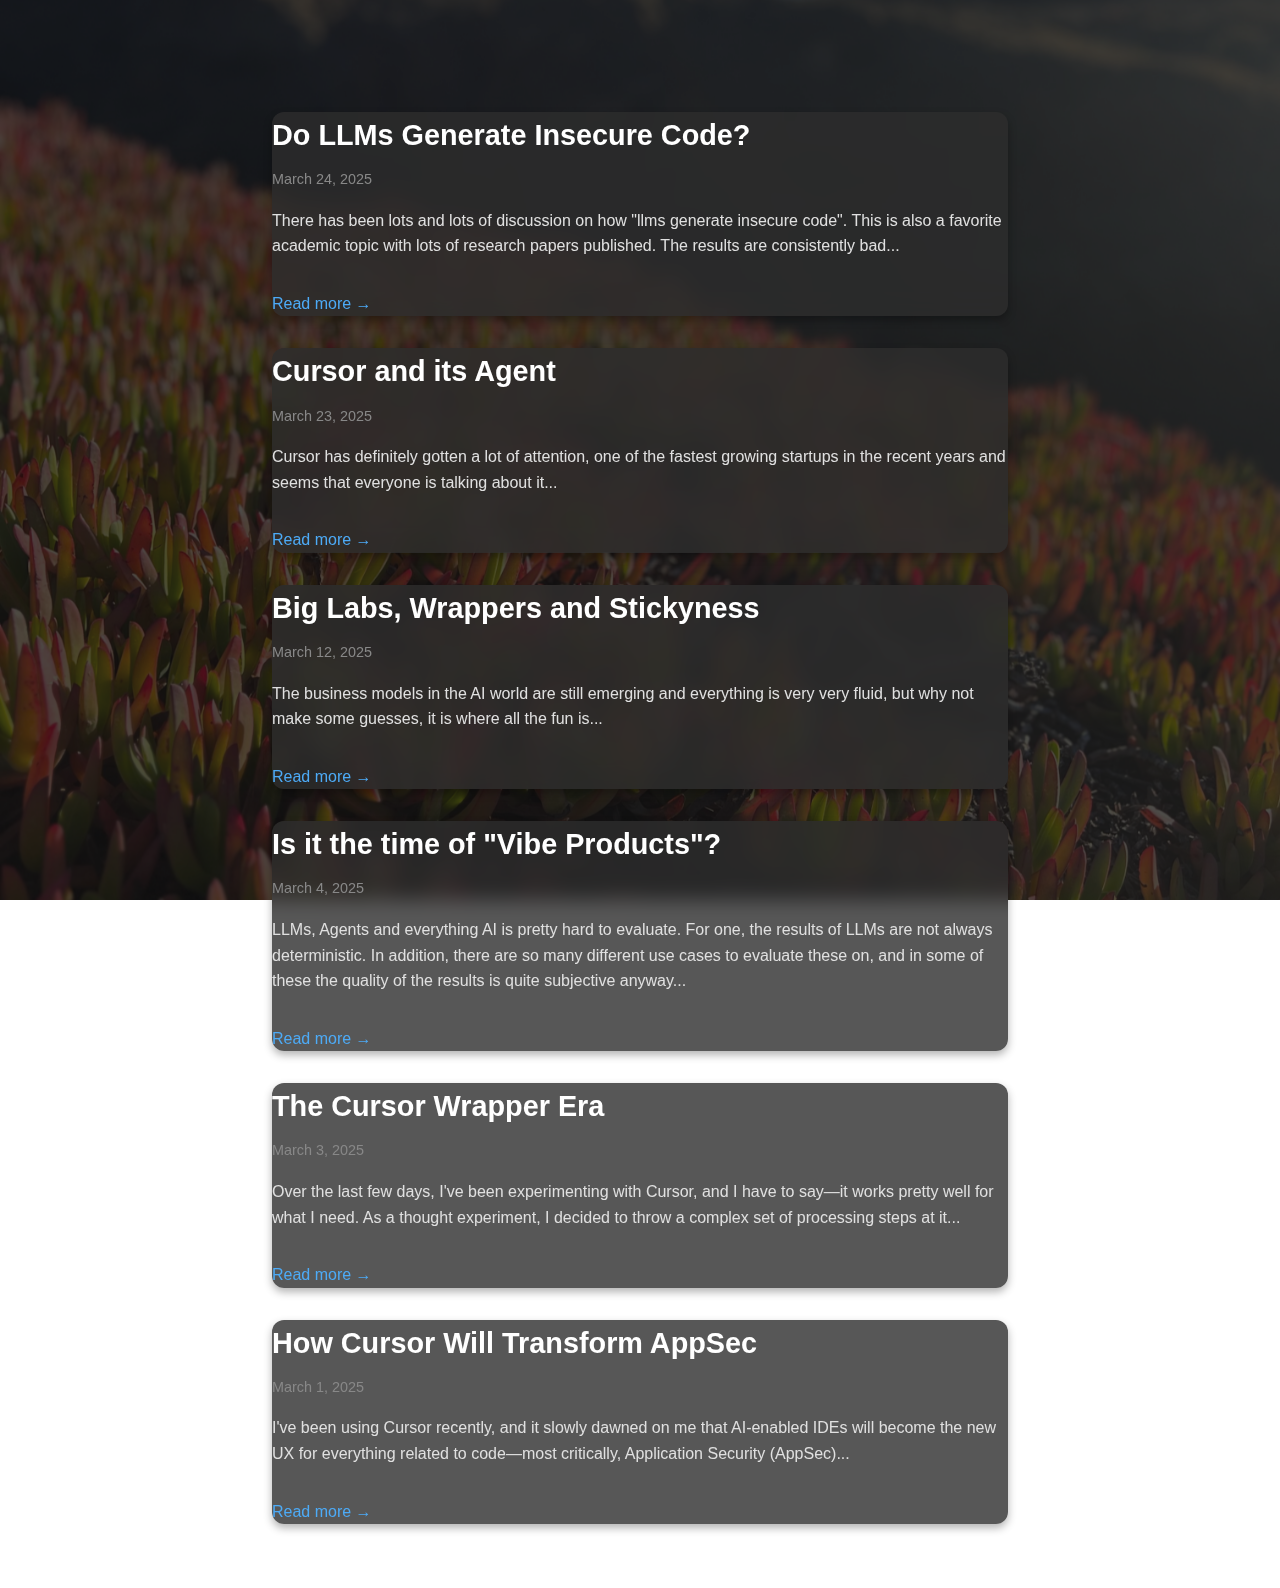
<file: thoughts.html>
<!DOCTYPE html>
<html lang="en">
<head>
    <meta charset="UTF-8">
    <meta name="viewport" content="width=device-width, initial-scale=1.0">
    <title>Thoughts - George Apostolopoulos</title>
    <link rel="stylesheet" href="css/styles.css">
    <link rel="stylesheet" href="https://cdnjs.cloudflare.com/ajax/libs/font-awesome/6.0.0/css/all.min.css">
</head>
<body class="thoughts-page">
    <main class="thoughts-container">
        <div class="thoughts-list">
            <article class="thought-preview">
                <header>
                    <h1><a href="thoughts/llmsgivebadcode.html">Do LLMs Generate Insecure Code?</a></h1>
                    <time datetime="2025-03-24">March 24, 2025</time>
                </header>
                <div class="thought-excerpt">
                    <p>There has been lots and lots of discussion on how "llms generate insecure code". This is also a favorite academic topic with lots of research papers published. The results are consistently bad...</p>
                    <a href="thoughts/llmsgivebadcode.html" class="read-more">Read more →</a>
                </div>
            </article>

            <article class="thought-preview">
                <header>
                    <h1><a href="thoughts/cursoragent.html">Cursor and its Agent</a></h1>
                    <time datetime="2025-03-23">March 23, 2025</time>
                </header>
                <div class="thought-excerpt">
                    <p>Cursor has definitely gotten a lot of attention, one of the fastest growing startups in the recent years and seems that everyone is talking about it...</p>
                    <a href="thoughts/cursoragent.html" class="read-more">Read more →</a>
                </div>
            </article>

            <article class="thought-preview">
                <header>
                    <h1><a href="thoughts/players.html">Big Labs, Wrappers and Stickyness</a></h1>
                    <time datetime="2025-03-12">March 12, 2025</time>
                </header>
                <div class="thought-excerpt">
                    <p>The business models in the AI world are still emerging and everything is very very fluid, but why not make some guesses, it is where all the fun is...</p>
                    <a href="thoughts/players.html" class="read-more">Read more →</a>
                </div>
            </article>

            <article class="thought-preview">
                <header>
                    <h1><a href="thoughts/vibe-products.html">Is it the time of "Vibe Products"?</a></h1>
                    <time datetime="2025-03-04">March 4, 2025</time>
                </header>
                <div class="thought-excerpt">
                    <p>LLMs, Agents and everything AI is pretty hard to evaluate. For one, the results of LLMs are not always deterministic. In addition, there are so many different use cases to evaluate these on, and in some of these the quality of the results is quite subjective anyway...</p>
                    <a href="thoughts/vibe-products.html" class="read-more">Read more →</a>
                </div>
            </article>

            <article class="thought-preview">
                <header>
                    <h1><a href="thoughts/cursor-wrappers.html">The Cursor Wrapper Era</a></h1>
                    <time datetime="2025-03-03">March 3, 2025</time>
                </header>
                <div class="thought-excerpt">
                    <p>Over the last few days, I've been experimenting with Cursor, and I have to say—it works pretty well for what I need. As a thought experiment, I decided to throw a complex set of processing steps at it...</p>
                    <a href="thoughts/cursor-wrappers.html" class="read-more">Read more →</a>
                </div>
            </article>

            <article class="thought-preview">
                <header>
                    <h1><a href="thoughts/cursor-transform-appsec.html">How Cursor Will Transform AppSec</a></h1>
                    <time datetime="2025-03-01">March 1, 2025</time>
                </header>
                <div class="thought-excerpt">
                    <p>I've been using Cursor recently, and it slowly dawned on me that AI-enabled IDEs will become the new UX for everything related to code—most critically, Application Security (AppSec)...</p>
                    <a href="thoughts/cursor-transform-appsec.html" class="read-more">Read more →</a>
                </div>
            </article>
        </div>
    </main>
</body>
</html>
</file>
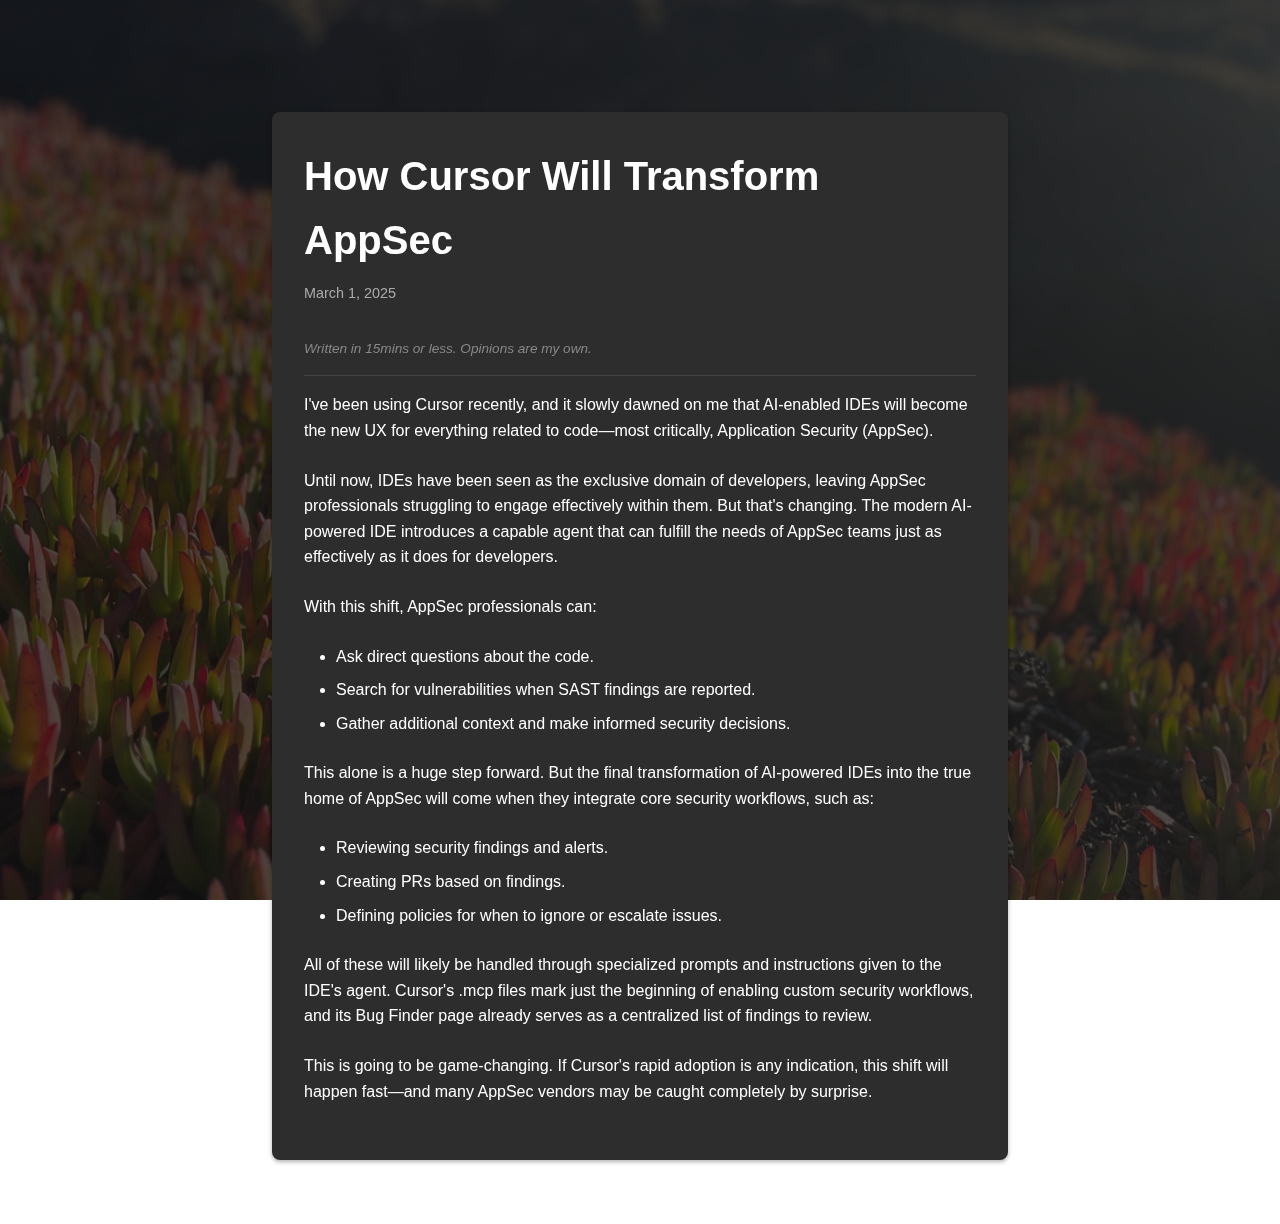
<file: thoughts/cursor-transform-appsec.html>
<!DOCTYPE html>
<html lang="en">
<head>
    <meta charset="UTF-8">
    <meta name="viewport" content="width=device-width, initial-scale=1.0">
    <title>How Cursor Will Transform AppSec</title>
    <link rel="stylesheet" href="../css/styles.css">
</head>
<body class="thoughts-page">
    <div class="particles"></div>
    <main class="thoughts-container">
        <article class="thought-post">
            <header>
                <h1>How Cursor Will Transform AppSec</h1>
                <time datetime="2025-03-01">March 1, 2025</time>
            </header>
            <div class="disclaimer">
                <em>Written in 15mins or less. Opinions are my own.</em>
            </div>
            
            <div class="thought-content">
                <p>I've been using Cursor recently, and it slowly dawned on me that AI-enabled IDEs will become the new UX for everything related to code—most critically, Application Security (AppSec).</p>

                <p>Until now, IDEs have been seen as the exclusive domain of developers, leaving AppSec professionals struggling to engage effectively within them. But that's changing. The modern AI-powered IDE introduces a capable agent that can fulfill the needs of AppSec teams just as effectively as it does for developers.</p>

                <p>With this shift, AppSec professionals can:</p>
                <ul>
                    <li>Ask direct questions about the code.</li>
                    <li>Search for vulnerabilities when SAST findings are reported.</li>
                    <li>Gather additional context and make informed security decisions.</li>
                </ul>

                <p>This alone is a huge step forward. But the final transformation of AI-powered IDEs into the true home of AppSec will come when they integrate core security workflows, such as:</p>
                <ul>
                    <li>Reviewing security findings and alerts.</li>
                    <li>Creating PRs based on findings.</li>
                    <li>Defining policies for when to ignore or escalate issues.</li>
                </ul>

                <p>All of these will likely be handled through specialized prompts and instructions given to the IDE's agent. Cursor's .mcp files mark just the beginning of enabling custom security workflows, and its Bug Finder page already serves as a centralized list of findings to review.</p>

                <p>This is going to be game-changing. If Cursor's rapid adoption is any indication, this shift will happen fast—and many AppSec vendors may be caught completely by surprise.</p>
            </div>
        </article>
    </main>
    <script src="../js/main.js"></script>
</body>
</html>
</file>
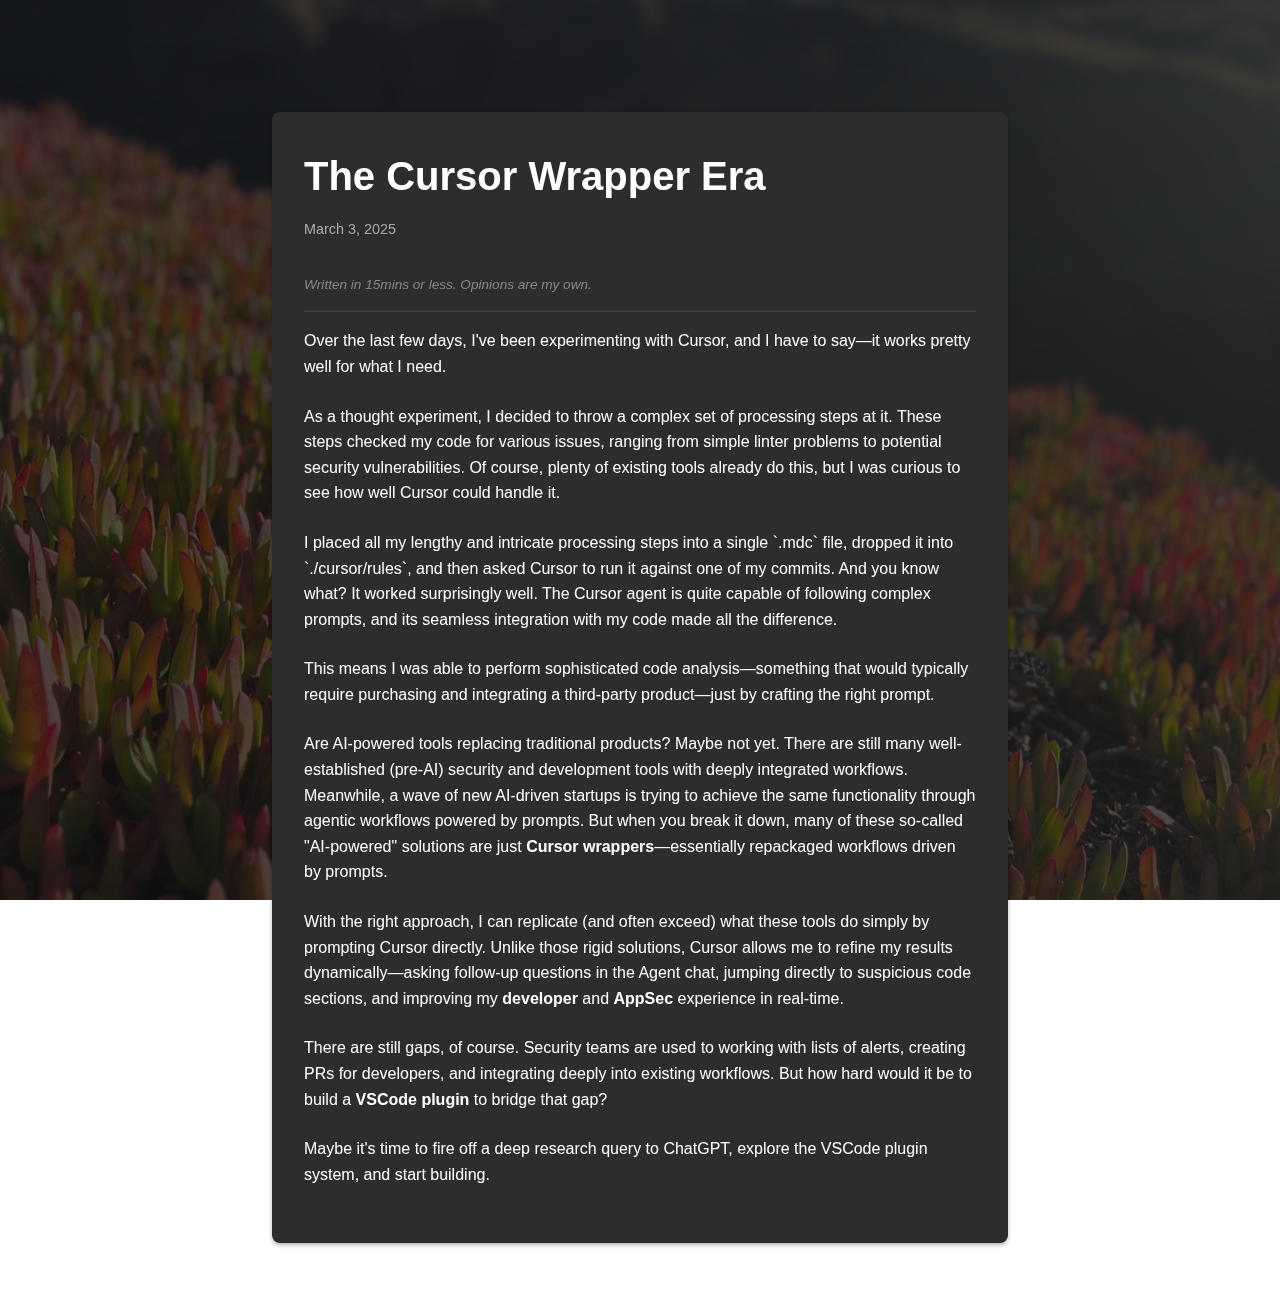
<file: thoughts/cursor-wrappers.html>
<!DOCTYPE html>
<html lang="en">
<head>
    <meta charset="UTF-8">
    <meta name="viewport" content="width=device-width, initial-scale=1.0">
    <title>The Cursor Wrapper Era</title>
    <link rel="stylesheet" href="../css/styles.css">
</head>
<body class="thoughts-page">
    <div class="particles"></div>
    <main class="thoughts-container">
        <article class="thought-post">
            <header>
                <h1>The Cursor Wrapper Era</h1>
                <time datetime="2025-03-03">March 3, 2025</time>
            </header>
            <div class="disclaimer">
                <em>Written in 15mins or less. Opinions are my own.</em>
            </div>
            
            <div class="thought-content">
                <p>Over the last few days, I've been experimenting with Cursor, and I have to say—it works pretty well for what I need.</p>

                <p>As a thought experiment, I decided to throw a complex set of processing steps at it. These steps checked my code for various issues, ranging from simple linter problems to potential security vulnerabilities. Of course, plenty of existing tools already do this, but I was curious to see how well Cursor could handle it.</p>

                <p>I placed all my lengthy and intricate processing steps into a single `.mdc` file, dropped it into `./cursor/rules`, and then asked Cursor to run it against one of my commits. And you know what? It worked surprisingly well. The Cursor agent is quite capable of following complex prompts, and its seamless integration with my code made all the difference.</p>

                <p>This means I was able to perform sophisticated code analysis—something that would typically require purchasing and integrating a third-party product—just by crafting the right prompt.</p>

                <p> Are AI-powered tools replacing traditional products? Maybe not yet. There are still many well-established (pre-AI) security and development tools with deeply integrated workflows. Meanwhile, a wave of new AI-driven startups is trying to achieve the same functionality through agentic workflows powered by prompts. But when you break it down, many of these so-called "AI-powered" solutions are just <strong>Cursor wrappers</strong>—essentially repackaged workflows driven by prompts.</p>

                <p>With the right approach, I can replicate (and often exceed) what these tools do simply by prompting Cursor directly. Unlike those rigid solutions, Cursor allows me to refine my results dynamically—asking follow-up questions in the Agent chat, jumping directly to suspicious code sections, and improving my <strong>developer</strong> and <strong>AppSec</strong> experience in real-time.</p>

                <p>There are still gaps, of course. Security teams are used to working with lists of alerts, creating PRs for developers, and integrating deeply into existing workflows. But how hard would it be to build a <strong>VSCode plugin</strong> to bridge that gap?</p>

                <p>Maybe it's time to fire off a deep research query to ChatGPT, explore the VSCode plugin system, and start building.</p>
            </div>
        </article>
    </main>
    <script src="../js/main.js"></script>
</body>
</html>
</file>
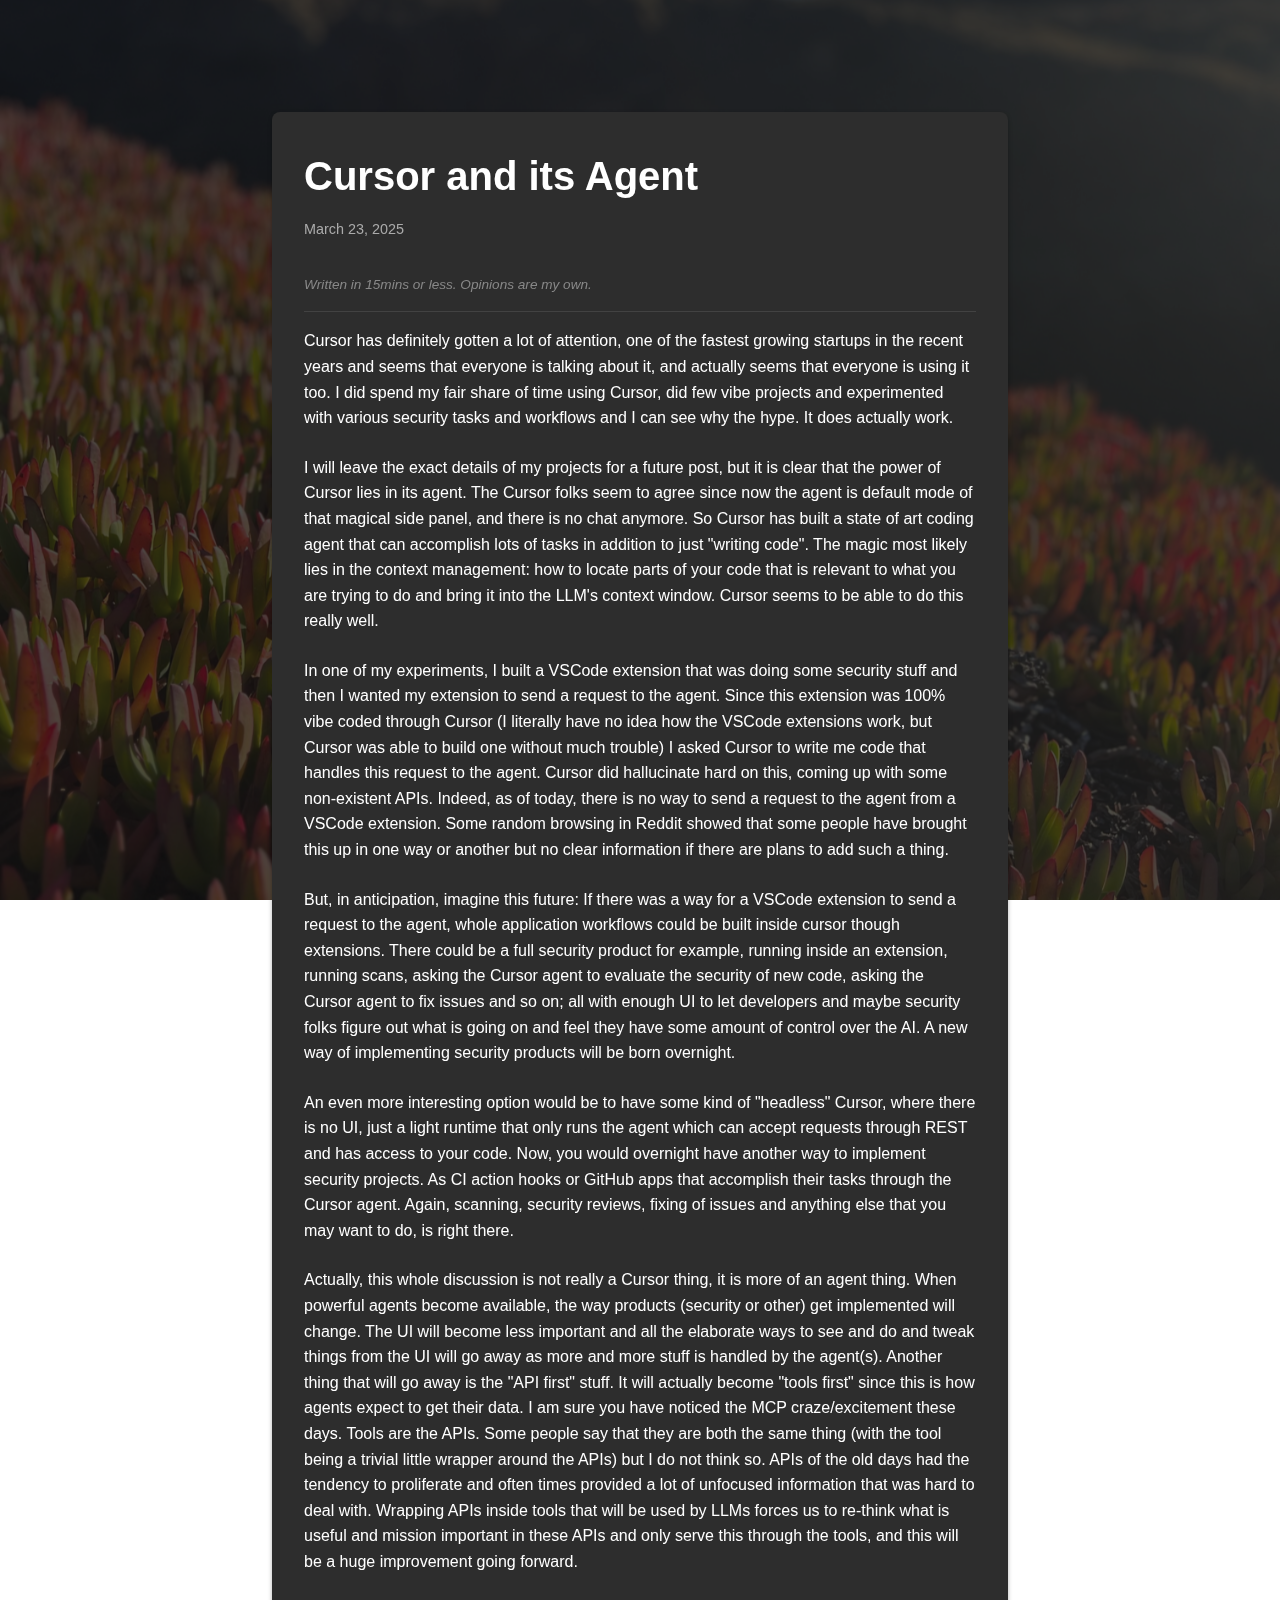
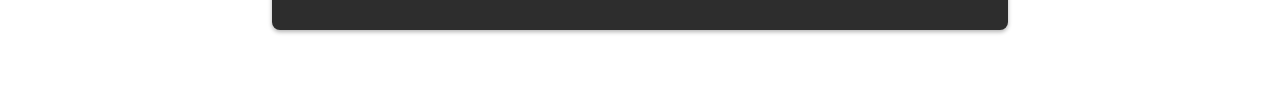
<file: thoughts/cursoragent.html>
<!DOCTYPE html>
<html lang="en">
<head>
    <meta charset="UTF-8">
    <meta name="viewport" content="width=device-width, initial-scale=1.0">
    <title>Cursor and its Agent</title>
    <link rel="stylesheet" href="../css/styles.css">
</head>
<body class="thoughts-page">
    <div class="particles"></div>
    <main class="thoughts-container">
        <article class="thought-post">
            <header>
                <h1>Cursor and its Agent</h1>
                <time datetime="2025-03-23">March 23, 2025</time>
            </header>
            <div class="disclaimer">
                <em>Written in 15mins or less. Opinions are my own.</em>
            </div>
            
            <div class="thought-content">
                <p>Cursor has definitely gotten a lot of attention, one of the fastest growing startups in the recent years and seems that everyone is talking about it, and actually seems that everyone is using it too. I did spend my fair share of time using Cursor, did few vibe projects and experimented with various security tasks and workflows and I can see why the hype. It does actually work.</p>

                <p>I will leave the exact details of my projects for a future post, but it is clear that the power of Cursor lies in its agent. The Cursor folks seem to agree since now the agent is default mode of that magical side panel, and there is no chat anymore. So Cursor has built a state of art coding agent that can accomplish lots of tasks in addition to just "writing code". The magic most likely lies in the context management: how to locate parts of your code that is relevant to what you are trying to do and bring it into the LLM's context window. Cursor seems to be able to do this really well.</p>

                <p>In one of my experiments, I built a VSCode extension that was doing some security stuff and then I wanted my extension to send a request to the agent. Since this extension was 100% vibe coded through Cursor (I literally have no idea how the VSCode extensions work, but Cursor was able to build one without much trouble) I asked Cursor to write me code that handles this request to the agent. Cursor did hallucinate hard on this, coming up with some non-existent APIs. Indeed, as of today, there is no way to send a request to the agent from a VSCode extension. Some random browsing in Reddit showed that some people have brought this up in one way or another but no clear information if there are plans to add such a thing.</p>

                <p>But, in anticipation, imagine this future: If there was a way for a VSCode extension to send a request to the agent, whole application workflows could be built inside cursor though extensions. There could be a full security product for example, running inside an extension, running scans, asking the Cursor agent to evaluate the security of new code, asking the Cursor agent to fix issues and so on; all with enough UI to let developers and maybe security folks figure out what is going on and feel they have some amount of control over the AI. A new way of implementing security products will be born overnight.</p>

                <p>An even more interesting option would be to have some kind of "headless" Cursor, where there is no UI, just a light runtime that only runs the agent which can accept requests through REST and has access to your code. Now, you would overnight have another way to implement security projects. As CI action hooks or GitHub apps that accomplish their tasks through the Cursor agent. Again, scanning, security reviews, fixing of issues and anything else that you may want to do, is right there.</p>

                <p>Actually, this whole discussion is not really a Cursor thing, it is more of an agent thing. When powerful agents become available, the way products (security or other) get implemented will change. The UI will become less important and all the elaborate ways to see and do and tweak things from the UI will go away as more and more stuff is handled by the agent(s). Another thing that will go away is the "API first" stuff. It will actually become "tools first" since this is how agents expect to get their data. I am sure you have noticed the MCP craze/excitement these days. Tools are the APIs. Some people say that they are both the same thing (with the tool being a trivial little wrapper around the APIs) but I do not think so. APIs of the old days had the tendency to proliferate and often times provided a lot of unfocused information that was hard to deal with. Wrapping APIs inside tools that will be used by LLMs forces us to re-think what is useful and mission important in these APIs and only serve this through the tools, and this will be a huge improvement going forward.</p>
            </div>
        </article>
    </main>
    <script src="../js/main.js"></script>
</body>
</html>
</file>
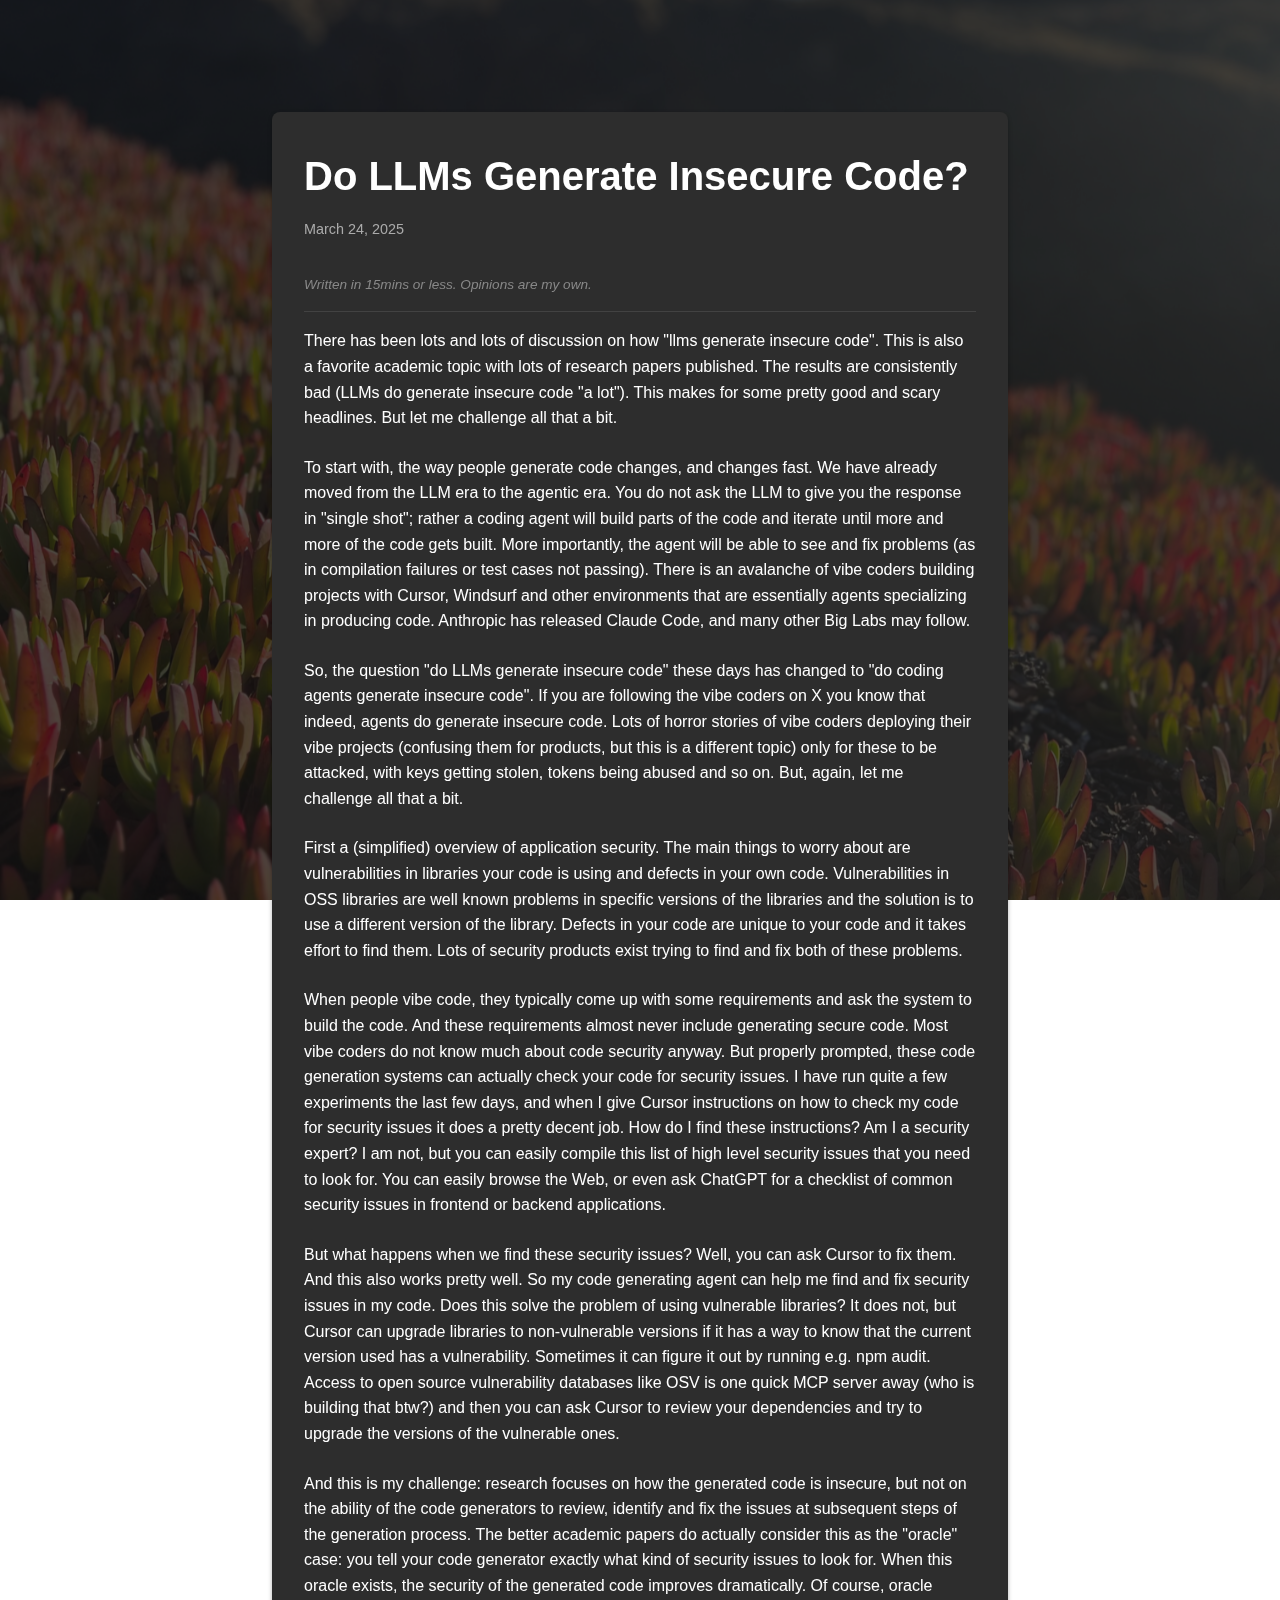
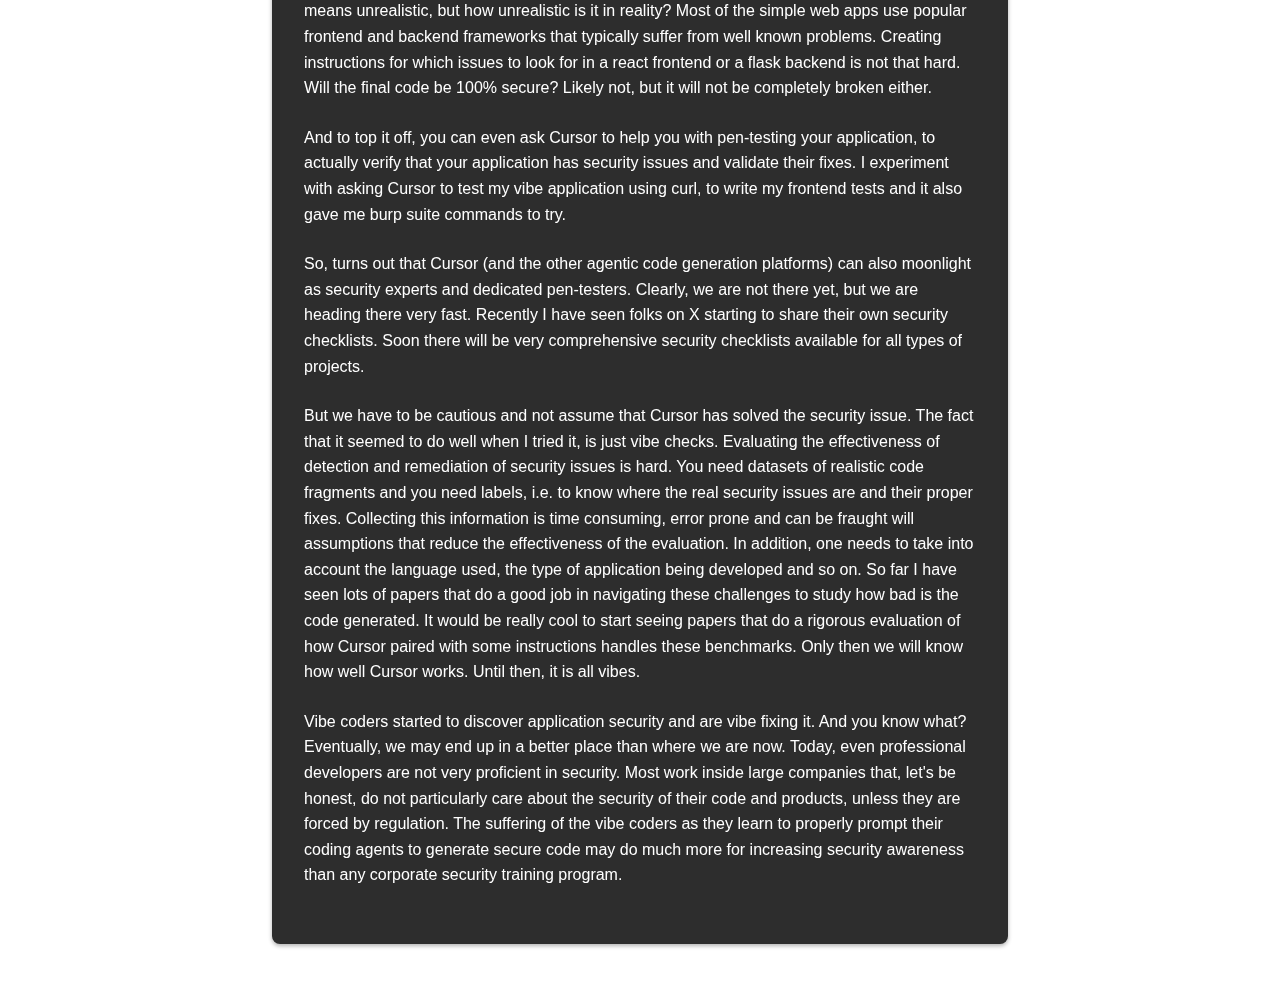
<file: thoughts/llmsgivebadcode.html>
<!DOCTYPE html>
<html lang="en">
<head>
    <meta charset="UTF-8">
    <meta name="viewport" content="width=device-width, initial-scale=1.0">
    <title>Do LLMs Generate Insecure Code?</title>
    <link rel="stylesheet" href="../css/styles.css">
</head>
<body class="thoughts-page">
    <div class="particles"></div>
    <main class="thoughts-container">
        <article class="thought-post">
            <header>
                <h1>Do LLMs Generate Insecure Code?</h1>
                <time datetime="2025-03-24">March 24, 2025</time>
            </header>
            <div class="disclaimer">
                <em>Written in 15mins or less. Opinions are my own.</em>
            </div>
            
            <div class="thought-content">
                <p>There has been lots and lots of discussion on how "llms generate insecure code". This is also a favorite academic topic with lots of research papers published. The results are consistently bad (LLMs do generate insecure code "a lot"). This makes for some pretty good and scary headlines. But let me challenge all that a bit.</p>

                <p>To start with, the way people generate code changes, and changes fast. We have already moved from the LLM era to the agentic era. You do not ask the LLM to give you the response in "single shot"; rather a coding agent will build parts of the code and iterate until more and more of the code gets built. More importantly, the agent will be able to see and fix problems (as in compilation failures or test cases not passing). There is an avalanche of vibe coders building projects with Cursor, Windsurf and other environments that are essentially agents specializing in producing code. Anthropic has released Claude Code, and many other Big Labs may follow.</p>

                <p>So, the question "do LLMs generate insecure code" these days has changed to "do coding agents generate insecure code". If you are following the vibe coders on X you know that indeed, agents do generate insecure code. Lots of horror stories of vibe coders deploying their vibe projects (confusing them for products, but this is a different topic) only for these to be attacked, with keys getting stolen, tokens being abused and so on. But, again, let me challenge all that a bit.</p>

                <p>First a (simplified) overview of application security. The main things to worry about are vulnerabilities in libraries your code is using and defects in your own code. Vulnerabilities in OSS libraries are well known problems in specific versions of the libraries and the solution is to use a different version of the library. Defects in your code are unique to your code and it takes effort to find them. Lots of security products exist trying to find and fix both of these problems.</p>

                <p>When people vibe code, they typically come up with some requirements and ask the system to build the code. And these requirements almost never include generating secure code. Most vibe coders do not know much about code security anyway. But properly prompted, these code generation systems can actually check your code for security issues. I have run quite a few experiments the last few days, and when I give Cursor instructions on how to check my code for security issues it does a pretty decent job. How do I find these instructions? Am I a security expert? I am not, but you can easily compile this list of high level security issues that you need to look for. You can easily browse the Web, or even ask ChatGPT for a checklist of common security issues in frontend or backend applications.</p>

                <p>But what happens when we find these security issues? Well, you can ask Cursor to fix them. And this also works pretty well. So my code generating agent can help me find and fix security issues in my code. Does this solve the problem of using vulnerable libraries? It does not, but Cursor can upgrade libraries to non-vulnerable versions if it has a way to know that the current version used has a vulnerability. Sometimes it can figure it out by running e.g. npm audit. Access to open source vulnerability databases like OSV is one quick MCP server away (who is building that btw?) and then you can ask Cursor to review your dependencies and try to upgrade the versions of the vulnerable ones.</p>

                <p>And this is my challenge: research focuses on how the generated code is insecure, but not on the ability of the code generators to review, identify and fix the issues at subsequent steps of the generation process. The better academic papers do actually consider this as the "oracle" case: you tell your code generator exactly what kind of security issues to look for. When this oracle exists, the security of the generated code improves dramatically. Of course, oracle means unrealistic, but how unrealistic is it in reality? Most of the simple web apps use popular frontend and backend frameworks that typically suffer from well known problems. Creating instructions for which issues to look for in a react frontend or a flask backend is not that hard. Will the final code be 100% secure? Likely not, but it will not be completely broken either.</p>

                <p>And to top it off, you can even ask Cursor to help you with pen-testing your application, to actually verify that your application has security issues and validate their fixes. I experiment with asking Cursor to test my vibe application using curl, to write my frontend tests and it also gave me burp suite commands to try.</p>

                <p>So, turns out that Cursor (and the other agentic code generation platforms) can also moonlight as security experts and dedicated pen-testers. Clearly, we are not there yet, but we are heading there very fast. Recently I have seen folks on X starting to share their own security checklists. Soon there will be very comprehensive security checklists available for all types of projects.</p>

                <p>But we have to be cautious and not assume that Cursor has solved the security issue. The fact that it seemed to do well when I tried it, is just vibe checks. Evaluating the effectiveness of detection and remediation of security issues is hard. You need datasets of realistic code fragments and you need labels, i.e. to know where the real security issues are and their proper fixes. Collecting this information
is time consuming, error prone and can be fraught will assumptions that reduce the effectiveness of the evaluation. In addition, one needs to take into account the language used, the type of application being developed and so on. So far 
I have seen lots of papers that do a good job in navigating these challenges to study how bad is the code generated. It would be really cool to start seeing papers that do a rigorous evaluation of how Cursor paired with some instructions handles these benchmarks. Only then we will know how well Cursor works. Until then, it is all vibes.</p>

                <p>Vibe coders started to discover application security and are vibe fixing it. And you know what? Eventually, we may end up in a better place than where we are now. Today, even professional developers are not very proficient in security. Most work inside large companies that, let's be honest, do not particularly care about the security of their code and products, unless they are forced by regulation. The suffering of the vibe coders as they learn to properly prompt their coding agents to generate secure code may do much more for increasing security awareness than any corporate security training program.</p>
            </div>
        </article>
    </main>
    <script src="../js/main.js"></script>
</body>
</html>
</file>
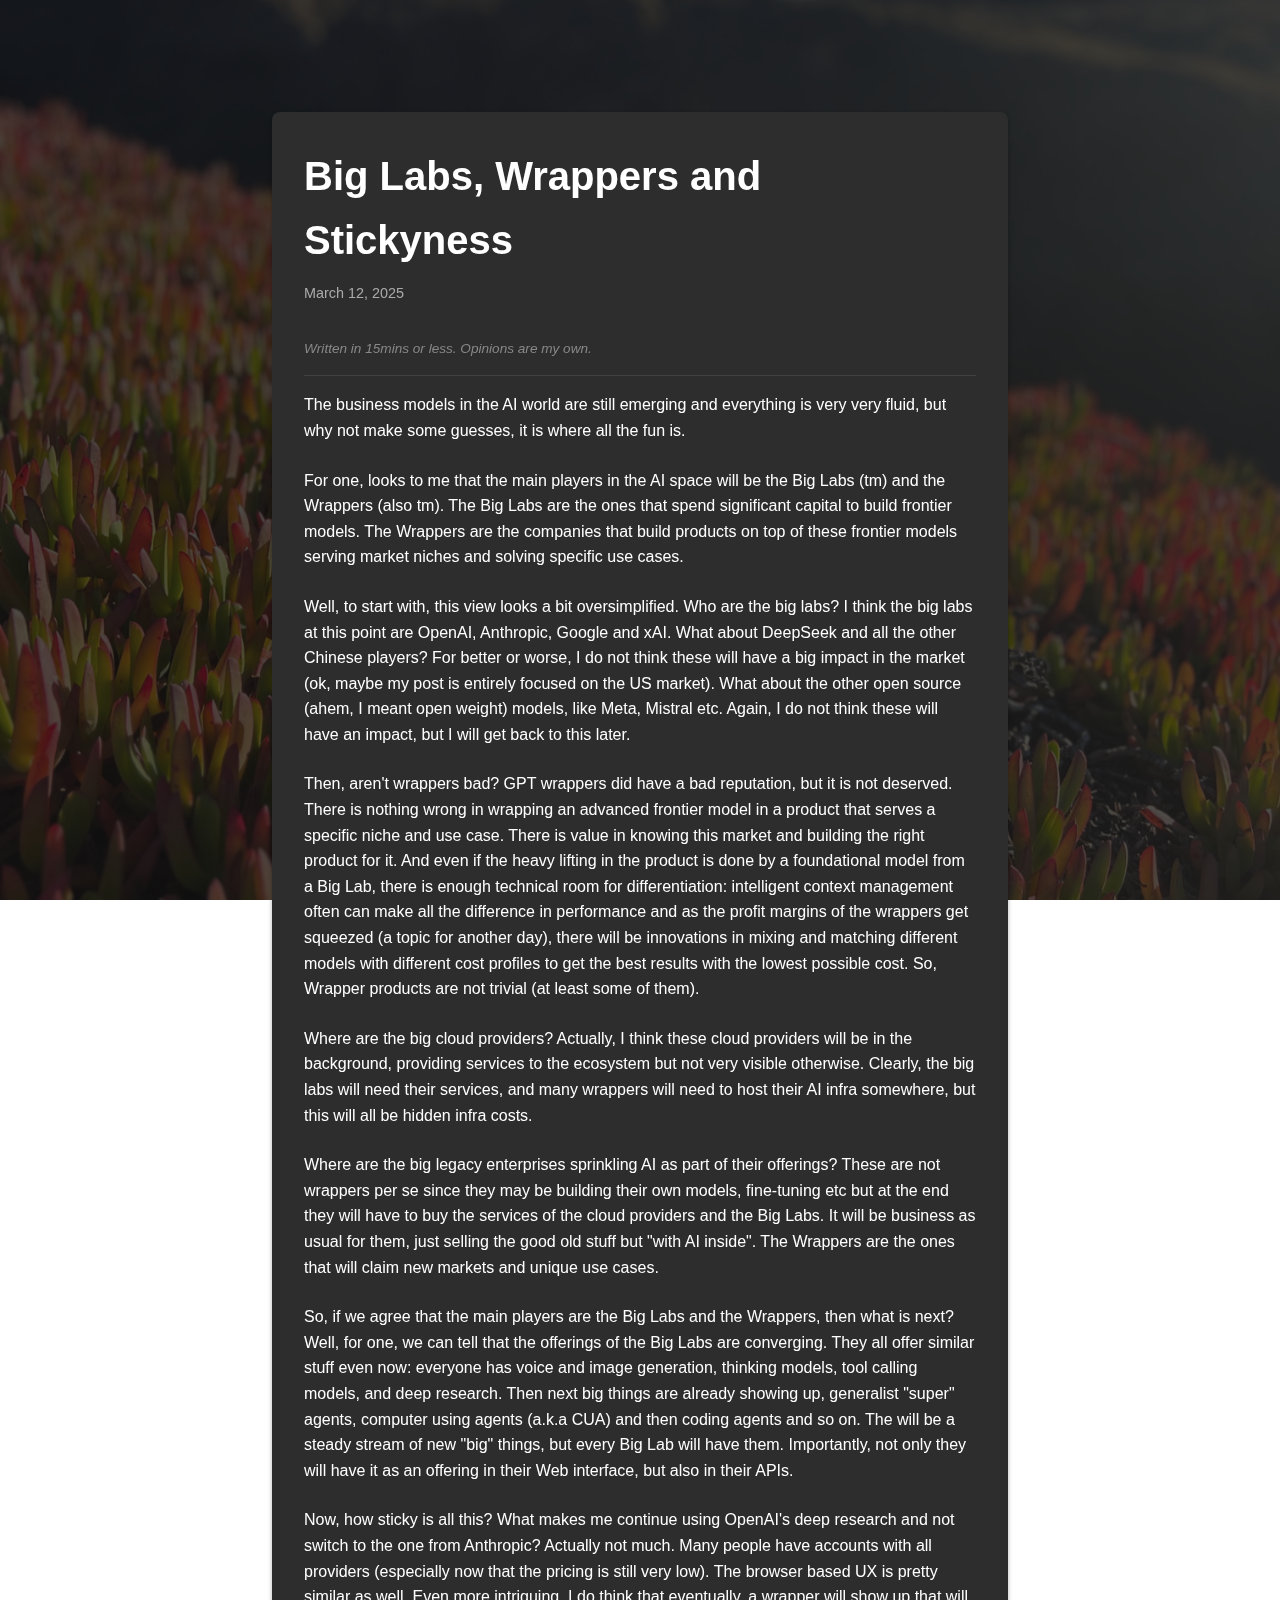
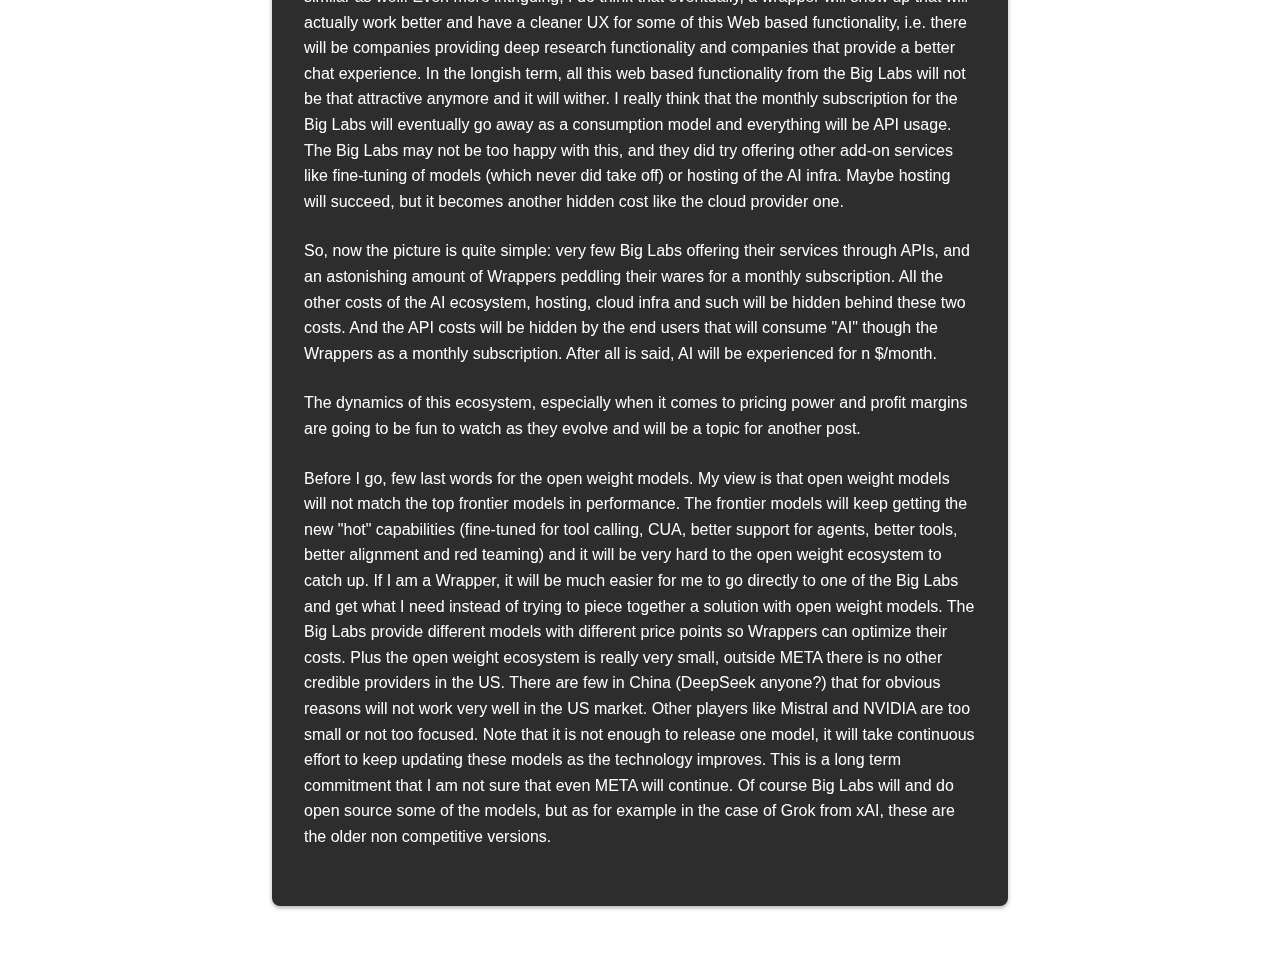
<file: thoughts/players.html>
<!DOCTYPE html>
<html lang="en">
<head>
    <meta charset="UTF-8">
    <meta name="viewport" content="width=device-width, initial-scale=1.0">
    <title>Big Labs, Wrappers and Stickyness</title>
    <link rel="stylesheet" href="../css/styles.css">
</head>
<body class="thoughts-page">
    <div class="particles"></div>
    <main class="thoughts-container">
        <article class="thought-post">
            <header>
                <h1>Big Labs, Wrappers and Stickyness</h1>
                <time datetime="2025-03-12">March 12, 2025</time>
            </header>
            <div class="disclaimer">
                <em>Written in 15mins or less. Opinions are my own.</em>
            </div>
            
            <div class="thought-content">
                <p>The business models in the AI world are still emerging and everything is very very fluid, but why not make some 
guesses, it is where all the fun is.</p>

                <p>For one, looks to me that the main players in the AI space will be the Big Labs (tm) and the Wrappers (also tm). The 
Big Labs are the ones that spend significant capital to build frontier models. The Wrappers are the companies
that build products on top of these frontier models serving market niches and solving specific use cases.</p>

                <p>Well, to start with, this view looks a bit oversimplified. Who are the big labs? I think the big labs at this 
point are OpenAI, Anthropic, Google and xAI. What about DeepSeek and all the other Chinese players? For better 
or worse, I do not think these will have a big impact in the market (ok, maybe my post is entirely focused on the 
US market). What about the other open source (ahem, I meant open weight) models, like Meta, Mistral etc. 
Again, I do not think these will have an impact, but I will get back to this later.</p>

                <p>Then, aren't wrappers bad? GPT wrappers did have a bad reputation, but it is not deserved. There is nothing 
wrong in wrapping an advanced frontier model in a product that serves a specific niche and use case. There is value 
in knowing this market and building the right product for it. And even if the heavy lifting in the product 
is done by a foundational model from a Big Lab, there is enough technical room for differentiation: intelligent
context management often can make all the difference in performance and as the profit margins of the 
wrappers get squeezed (a topic for another day), there will be innovations in mixing and matching different 
models with different cost profiles to get the best results with the lowest possible cost. So, Wrapper products
are not trivial (at least some of them).</p>

                <p>Where are the big cloud providers? Actually, I think these cloud providers will be in the background, 
providing services to the ecosystem but not very visible otherwise. Clearly, the big labs will need 
their services, and many wrappers will need to host their AI infra somewhere, but this will all be 
hidden infra costs.</p>

                <p>Where are the big legacy enterprises sprinkling AI as part of their offerings? These are not wrappers per se since they 
may be building their own models, fine-tuning etc but at the end they will have to buy the services 
of the cloud providers and the Big Labs. It will be business as usual for them, just selling the good old stuff 
but "with AI inside". The Wrappers are the ones that will claim new markets and unique use cases.</p>

                <p>So, if we agree that the main players are the Big Labs and the Wrappers, then what is next? 
Well, for one, we can tell that the offerings of the Big Labs are converging. They all offer
similar stuff even now: everyone has voice and image generation, thinking models, tool calling models, and deep research.
Then next big things are already showing up, generalist "super" agents, computer using agents (a.k.a CUA) and then 
coding agents and so on. The will be a steady stream of new "big" things, but every Big Lab will have them.
Importantly, not only they will have it as an offering in their Web interface, but also in their APIs.</p>

                <p>Now, how sticky is all this? What makes me continue using OpenAI's deep research and not switch to the 
one from Anthropic? Actually not much. Many people have accounts with all providers (especially
now that the pricing is still very low). The browser based UX is pretty similar as well. Even more intriguing, 
I do think that eventually, a wrapper will show up that will actually work better and have a cleaner UX
for some of this Web based functionality, i.e. there will be companies providing deep research functionality and 
companies that provide a better chat experience. In the longish term, all this web based functionality 
from the Big Labs will not be that attractive anymore and it will wither. I really think that the 
monthly subscription for the Big Labs will eventually go away as a consumption model and everything 
will be API usage. The Big Labs may not be too happy with this, and they did try offering other 
add-on services like fine-tuning of models (which never did take off) or hosting of the AI infra. 
Maybe hosting will succeed, but it becomes another hidden cost like the cloud provider one.</p>

                <p>So, now the picture is quite simple: very few Big Labs offering their services through APIs, and 
an astonishing amount of Wrappers peddling their wares for a monthly subscription. All the other costs 
of the AI ecosystem, hosting, cloud infra and such will be hidden behind these two costs. And the API costs will 
be hidden by the end users that will consume "AI" though the Wrappers as a monthly subscription. After 
all is said, AI will be experienced for n $/month.</p>

                <p>The dynamics of this ecosystem, especially when it comes to pricing power and profit margins are going to be 
fun to watch as they evolve and will be a topic for another post.</p>

                <p>Before I go, few last words for the open weight models. My view is that open weight models will not match the 
top frontier models in performance. The frontier models will keep getting the new "hot" capabilities (fine-tuned for 
tool calling, CUA, better support for agents, better tools, better alignment and red teaming) and it will be very 
hard to the open weight ecosystem to catch up. If I am a Wrapper, it will be much easier for me to go directly to one of the Big Labs and 
get what I need instead of trying to piece together a solution with open weight models. The Big Labs provide different models with 
different price points so Wrappers can optimize their costs. Plus the open weight ecosystem 
is really very small, outside META there is no other credible providers in the US. There are few in China (DeepSeek anyone?)
that for obvious reasons will not work very well in the US market. Other players like Mistral and NVIDIA are too small 
or not too focused. Note that it is not enough to release one model, it will take continuous effort to keep updating these 
models as the technology improves. This is a long term commitment that I am not sure that even META will continue. 
Of course Big Labs will and do open source some of the models, but as for example in the case of Grok from xAI, these are the older 
non competitive versions.</p>
            </div>
        </article>
    </main>
    <script src="../js/main.js"></script>
</body>
</html>
</file>
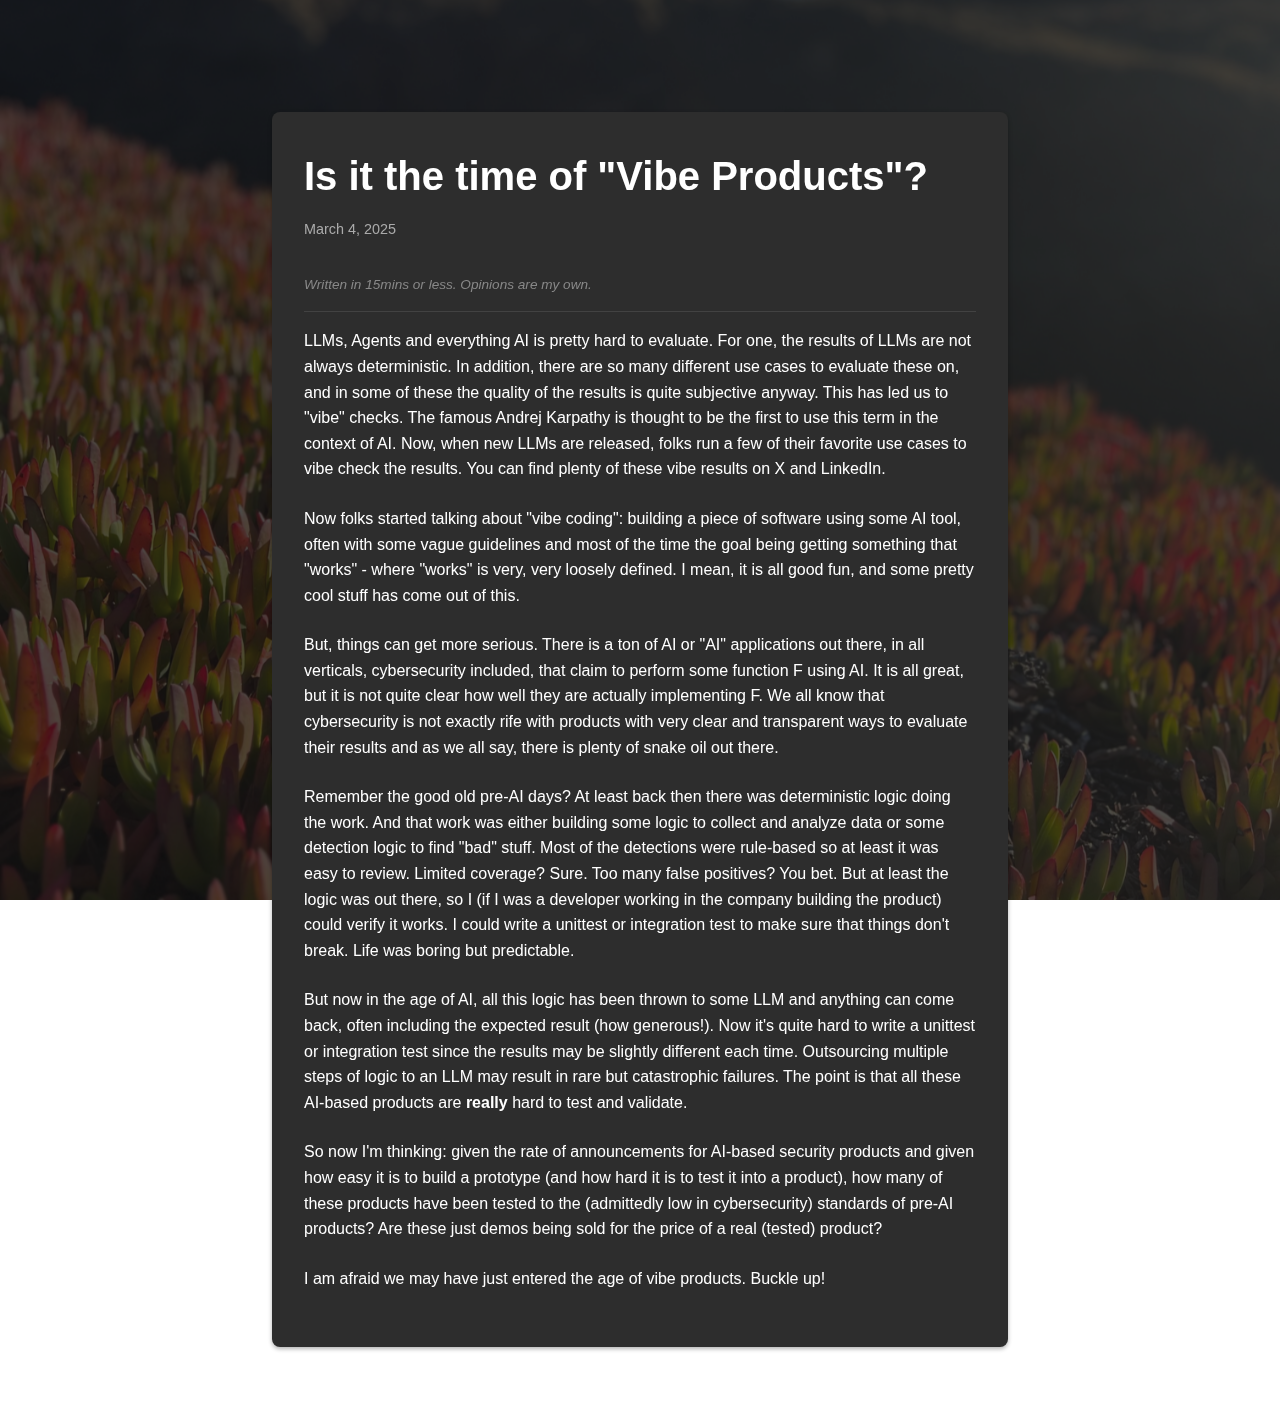
<file: thoughts/vibe-products.html>
<!DOCTYPE html>
<html lang="en">
<head>
    <meta charset="UTF-8">
    <meta name="viewport" content="width=device-width, initial-scale=1.0">
    <title>Is it the time of "Vibe Products"?</title>
    <link rel="stylesheet" href="../css/styles.css">
</head>
<body class="thoughts-page">
    <div class="particles"></div>
    <main class="thoughts-container">
        <article class="thought-post">
            <header>
                <h1>Is it the time of "Vibe Products"?</h1>
                <time datetime="2025-03-04">March 4, 2025</time>
            </header>
            <div class="disclaimer">
                <em>Written in 15mins or less. Opinions are my own.</em>
            </div>
            
            <div class="thought-content">
                <p>LLMs, Agents and everything AI is pretty hard to evaluate. For one, the results of LLMs are not always deterministic. In addition, there are so many different use cases to evaluate these on, and in some of these the quality of the results is quite subjective anyway. This has led us to "vibe" checks. The famous Andrej Karpathy is thought to be the first to use this term in the context of AI. Now, when new LLMs are released, folks run a few of their favorite use cases to vibe check the results. You can find plenty of these vibe results on X and LinkedIn.</p>

                <p>Now folks started talking about "vibe coding": building a piece of software using some AI tool, often with some vague guidelines and most of the time the goal being getting something that "works" - where "works" is very, very loosely defined. I mean, it is all good fun, and some pretty cool stuff has come out of this.</p>

                <p>But, things can get more serious. There is a ton of AI or "AI" applications out there, in all verticals, cybersecurity included, that claim to perform some function F using AI. It is all great, but it is not quite clear how well they are actually implementing F. We all know that cybersecurity is not exactly rife with products with very clear and transparent ways to evaluate their results and as we all say, there is plenty of snake oil out there.</p>

                <p>Remember the good old pre-AI days? At least back then there was deterministic logic doing the work. And that work was either building some logic to collect and analyze data or some detection logic to find "bad" stuff. Most of the detections were rule-based so at least it was easy to review. Limited coverage? Sure. Too many false positives? You bet. But at least the logic was out there, so I (if I was a developer working in the company building the product) could verify it works. I could write a unittest or integration test to make sure that things don't break. Life was boring but predictable.</p>

                <p>But now in the age of AI, all this logic has been thrown to some LLM and anything can come back, often including the expected result (how generous!). Now it's quite hard to write a unittest or integration test since the results may be slightly different each time. Outsourcing multiple steps of logic to an LLM may result in rare but catastrophic failures. The point is that all these AI-based products are <strong>really</strong> hard to test and validate.</p>

                <p>So now I'm thinking: given the rate of announcements for AI-based security products and given how easy it is to build a prototype (and how hard it is to test it into a product), how many of these products have been tested to the (admittedly low in cybersecurity) standards of pre-AI products? Are these just demos being sold for the price of a real (tested) product?</p>

                <p>I am afraid we may have just entered the age of vibe products. Buckle up!</p>
            </div>
        </article>
    </main>
    <script src="../js/main.js"></script>
</body>
</html>
</file>
<file: css/styles.css>
/* Reset and base styles */
* {
    margin: 0;
    padding: 0;
    box-sizing: border-box;
}

body {
    font-family: 'Arial', sans-serif;
    line-height: 1.6;
    color: #e0e0e0;
    min-height: 100vh;
    background-color: #121212;
}

/* Specific background for photography and thoughts pages */
body.photography-page,
body.thoughts-page {
    background: none;
    position: relative;
}

body.photography-page::before,
body.thoughts-page::before {
    content: '';
    position: fixed;
    top: 0;
    left: 0;
    width: 100%;
    height: 100%;
    background-image: url('../images/IMG_7775.jpg');
    background-size: cover;
    background-position: center;
    background-attachment: fixed;
    z-index: -2;
}

body.photography-page::after,
body.thoughts-page::after {
    content: '';
    position: fixed;
    top: 0;
    left: 0;
    width: 100%;
    height: 100%;
    background: rgba(18, 18, 18, 0.75);
    z-index: -1;
}

/* Navigation */
.navbar {
    position: fixed;
    top: 0;
    width: 100%;
    background-color: #1f1f1f;
    padding: 1rem 2rem;
    display: flex;
    justify-content: space-between;
    align-items: center;
    box-shadow: 0 2px 5px rgba(0,0,0,0.3);
    z-index: 1000;
}

.nav-brand-container {
    display: flex;
    align-items: center;
    gap: 1.5rem;
}

.nav-brand {
    font-size: 1.8rem;
    font-weight: bold;
    color: #fff;
}

.nav-social {
    display: flex;
    gap: 1rem;
}

.nav-social a {
    color: #e0e0e0;
    font-size: 1.4rem;
    transition: color 0.3s ease;
}

.nav-social a:hover {
    color: #4dabf7;
}

.nav-menu {
    display: flex;
    list-style: none;
}

.nav-menu li a {
    color: #e0e0e0;
    text-decoration: none;
    padding: 0.5rem 1rem;
    transition: color 0.3s ease;
    font-size: 1.1rem;
}

.nav-menu li a:hover {
    color: #4dabf7;
}

.hamburger {
    display: none;
    cursor: pointer;
}

.bar {
    display: block;
    width: 25px;
    height: 3px;
    margin: 5px auto;
    background-color: #e0e0e0;
}

/* Hero section */
.hero {
    height: 100vh;
    display: flex;
    align-items: center;
    justify-content: center;
    text-align: center;
    background: linear-gradient(rgba(31, 31, 31, 0.85), rgba(31, 31, 31, 0.85)),
                url('../images/IMG_7775.jpg');
    background-size: cover;
    background-position: center;
    background-attachment: fixed;
    padding: 2rem;
}

.hero-content {
    display: flex;
    flex-direction: column;
    align-items: center;
    gap: 2rem;
}

.hero-content h1 {
    font-size: 3rem;
    margin-bottom: 1rem;
    animation: fadeInUp 1s ease-out;
}

.highlight {
    color: #4dabf7;
    animation: rainbow 8s infinite;
    cursor: pointer;
    transition: transform 0.3s ease;
}

.highlight:hover {
    transform: scale(1.1);
}

.hero-content p {
    animation: fadeInUp 1s ease-out 0.3s backwards;
}

.cta-button {
    display: inline-block;
    padding: 1rem 2rem;
    background-color: #4dabf7;
    color: #fff;
    text-decoration: none;
    border-radius: 5px;
    margin-top: 2rem;
    transition: background-color 0.3s ease;
    animation: float 3s ease-in-out infinite;
    transform-origin: center;
}

.cta-button:hover {
    background-color: #339af0;
}

/* Sections */
section {
    padding: 5rem 2rem;
}

h2 {
    text-align: center;
    margin-bottom: 3rem;
}

/* About section */
.about-content {
    max-width: 1200px;
    margin: 0 auto;
    display: grid;
    grid-template-columns: 1fr 1fr;
    gap: 2rem;
}

.skills ul {
    list-style: none;
}

.skills li {
    margin: 0.5rem 0;
    transition: transform 0.3s ease;
    cursor: pointer;
    display: inline-block;
    padding: 0.5rem 1rem;
    background-color: #2d2d2d;
    border-radius: 20px;
    margin: 0.5rem;
}

.skills li:hover {
    transform: scale(1.1);
    background-color: #4dabf7;
}

/* Projects section */
.project-grid {
    display: grid;
    grid-template-columns: repeat(auto-fit, minmax(300px, 1fr));
    gap: 2rem;
    max-width: 1200px;
    margin: 0 auto;
}

.project-card {
    background-color: #2d2d2d;
    padding: 1.5rem;
    border-radius: 5px;
    box-shadow: 0 2px 5px rgba(0,0,0,0.3);
    transition: transform 0.3s ease, box-shadow 0.3s ease;
    cursor: pointer;
}

.project-card:hover {
    transform: translateY(-10px);
    box-shadow: 0 15px 30px rgba(0,0,0,0.4);
}

.project-link {
    display: inline-block;
    margin-top: 1rem;
    color: #4dabf7;
    text-decoration: none;
}

.project-meta {
    display: flex;
    gap: 1rem;
    margin: 0.5rem 0;
    font-size: 0.9rem;
    color: #888;
}

.project-meta .date {
    background-color: #4dabf7;
    color: #fff;
    padding: 0.2rem 0.5rem;
    border-radius: 15px;
    font-size: 0.8rem;
}

.project-meta .collaborators {
    color: #4dabf7;
    font-style: italic;
}

/* Contact section */
.contact-content {
    max-width: 600px;
    margin: 0 auto;
}

.social-links {
    text-align: center;
    margin-bottom: 2rem;
}

.social-links a {
    font-size: 2rem;
    color: #e0e0e0;
    margin: 0 1rem;
    transition: transform 0.3s ease, color 0.3s ease;
}

.social-links a:hover {
    color: #4dabf7;
    transform: scale(1.2) rotate(360deg);
}

form {
    display: flex;
    flex-direction: column;
    gap: 1rem;
}

input, textarea {
    padding: 0.5rem;
    border: 1px solid #404040;
    border-radius: 5px;
    background-color: #2d2d2d;
    color: #e0e0e0;
}

textarea {
    height: 150px;
}

button {
    padding: 1rem;
    background-color: #4dabf7;
    color: #fff;
    border: none;
    border-radius: 5px;
    cursor: pointer;
    transition: background-color 0.3s ease;
}

button:hover {
    background-color: #339af0;
}

/* Footer */
footer {
    text-align: center;
    padding: 2rem;
    background-color: #1f1f1f;
}

/* Responsive design */
@media (max-width: 768px) {
    .nav-menu {
        display: none;
        position: fixed;
        left: -100%;
        top: 70px;
        flex-direction: column;
        background-color: #1f1f1f;
        width: 100%;
        text-align: center;
        transition: 0.3s;
        box-shadow: 0 10px 27px rgba(0, 0, 0, 0.05);
    }

    .nav-menu.active {
        display: flex;
        left: 0;
    }

    .hamburger {
        display: block;
    }

    .hamburger.active .bar:nth-child(2) {
        opacity: 0;
    }

    .hamburger.active .bar:nth-child(1) {
        transform: translateY(8px) rotate(45deg);
    }

    .hamburger.active .bar:nth-child(3) {
        transform: translateY(-8px) rotate(-45deg);
    }

    .about-content {
        grid-template-columns: 1fr;
    }

    .nav-social {
        display: none; /* Hide social icons on mobile */
    }
}

/* Add these new animation keyframes at the top */
@keyframes float {
    0% { transform: translateY(0px); }
    50% { transform: translateY(-20px); }
    100% { transform: translateY(0px); }
}

@keyframes fadeInUp {
    from {
        opacity: 0;
        transform: translateY(20px);
    }
    to {
        opacity: 1;
        transform: translateY(0);
    }
}

@keyframes rainbow {
    0% { color: #4dabf7; }
    25% { color: #63b3f7; }
    50% { color: #7abef8; }
    75% { color: #91c9f9; }
    100% { color: #4dabf7; }
}

/* Add particle container */
.particles {
    position: fixed;
    top: 0;
    left: 0;
    width: 100%;
    height: 100%;
    z-index: -1;
    pointer-events: none;
}

/* Photography section */
.photo-grid {
    display: grid;
    grid-template-columns: repeat(auto-fit, minmax(300px, 1fr));
    gap: 2rem;
    max-width: 1200px;
    margin: 0 auto;
}

.photo-card {
    position: relative;
    overflow: hidden;
    border-radius: 10px;
    cursor: pointer;
    aspect-ratio: 3/2;
    opacity: 0;
    transform: translateY(50px);
    transition: opacity 0.6s ease, transform 0.6s ease;
}

.photo-card.visible {
    opacity: 1;
    transform: translateY(0);
}

.photo-card:nth-child(2) {
    transition-delay: 0.2s;
}

.photo-card:nth-child(3) {
    transition-delay: 0.4s;
}

.photo-card img {
    width: 100%;
    height: 100%;
    object-fit: cover;
    transition: transform 0.3s ease;
}

.photo-overlay {
    position: absolute;
    bottom: -100%;
    left: 0;
    width: 100%;
    padding: 1.5rem;
    background: rgba(0, 0, 0, 0.7);
    color: #fff;
    transition: bottom 0.3s ease;
}

.photo-card:hover img {
    transform: scale(1.1);
}

.photo-card:hover .photo-overlay {
    bottom: 0;
}

/* Thoughts section */
.thoughts-grid {
    display: flex;
    flex-direction: column;
    gap: 2rem;
    max-width: 800px;
    margin: 0 auto;
}

.thought-card {
    background-color: #2d2d2d;
    padding: 1.5rem;
    border-radius: 10px;
    transition: transform 0.3s ease;
}

.thought-card:hover {
    transform: translateY(-10px);
}

.thought-meta {
    display: flex;
    gap: 1rem;
    margin: 0.5rem 0;
    font-size: 0.9rem;
    color: #888;
}

.read-more {
    display: inline-block;
    margin-top: 1rem;
    color: #4dabf7;
    text-decoration: none;
    transition: color 0.3s ease;
}

.read-more:hover {
    color: #339af0;
}

.category {
    background-color: #4dabf7;
    color: #fff;
    padding: 0.2rem 0.5rem;
    border-radius: 15px;
    font-size: 0.8rem;
}

.profile-image {
    width: 200px;
    height: 200px;
    border-radius: 50%;
    overflow: hidden;
    border: 4px solid #4dabf7;
    box-shadow: 0 0 20px rgba(77, 171, 247, 0.3);
    animation: float 3s ease-in-out infinite;
}

.hero-image {
    width: 100%;
    height: 100%;
    object-fit: cover;
    transition: transform 0.3s ease;
}

.profile-image:hover .hero-image {
    transform: scale(1.1);
}

/* Thoughts Page Styles */
.thoughts-container {
    max-width: 800px;
    margin: 80px auto 2rem;
    padding: 2rem;
    position: relative;
    z-index: 1;
}

.thoughts-list {
    display: flex;
    flex-direction: column;
    gap: 2rem;
    width: 100%;
    position: relative;
    z-index: 2;
}

.thought-preview {
    background: rgba(45, 45, 45, 0.8);
    backdrop-filter: blur(10px);
    -webkit-backdrop-filter: blur(10px);
    border-radius: 12px;
    overflow: hidden;
    box-shadow: 0 4px 8px rgba(0, 0, 0, 0.3);
    transition: transform 0.3s ease, box-shadow 0.3s ease;
    width: 100%;
    position: relative;
    z-index: 3;
    opacity: 1;
    visibility: visible;
}

.thought-post {
    background: #2d2d2d;
    border-radius: 8px;
    box-shadow: 0 2px 4px rgba(0, 0, 0, 0.3);
    padding: 2rem;
}

.thought-post header {
    margin-bottom: 2rem;
}

.thought-post h1 {
    font-size: 2.5rem;
    margin-bottom: 0.5rem;
    color: #ffffff;
}

.thought-post time {
    color: #aaaaaa;
    font-size: 0.9rem;
}

.thought-post .disclaimer {
    color: #888;
    font-size: 0.85rem;
    margin: 1rem 0;
    padding-bottom: 1rem;
    border-bottom: 1px solid rgba(255, 255, 255, 0.1);
    font-style: italic;
}

.thought-content {
    line-height: 1.6;
    color: #ffffff;
}

.thought-content p {
    margin-bottom: 1.5rem;
}

.thought-content ul {
    margin-bottom: 1.5rem;
    padding-left: 2rem;
}

.thought-content li {
    margin-bottom: 0.5rem;
}

@media (max-width: 768px) {
    .thoughts-container {
        padding: 1rem;
    }

    .thought-post {
        padding: 1.5rem;
    }

    .thought-post h1 {
        font-size: 2rem;
    }
}

.thought-preview header {
    margin-bottom: 1rem;
}

.thought-preview h1 {
    font-size: 1.8rem;
    margin-bottom: 0.5rem;
}

.thought-preview h1 a {
    color: #fff;
    text-decoration: none;
    transition: color 0.3s ease;
}

.thought-preview h1 a:hover {
    color: #4dabf7;
}

.thought-preview time {
    color: #888;
    font-size: 0.9rem;
}

.thought-excerpt {
    color: #e0e0e0;
    line-height: 1.6;
}

.thought-excerpt p {
    margin-bottom: 1rem;
}

.read-more {
    display: inline-block;
    color: #4dabf7;
    text-decoration: none;
    font-weight: 500;
    transition: color 0.3s ease;
}

.read-more:hover {
    color: #339af0;
}

@media (max-width: 768px) {
    .thoughts-list {
        padding: 1rem;
    }
    
    .thought-preview {
        padding: 1.5rem;
    }
    
    .thought-preview h1 {
        font-size: 1.5rem;
    }
}

/* Photography Page Styles */
.photography-container {
    max-width: 1200px;
    margin: 80px auto 2rem;
    padding: 2rem;
    position: relative;
    z-index: 2;
}

/* Add shared background style for both pages */
body.photography-page,
body.thoughts-page {
    background: linear-gradient(rgba(18, 18, 18, 0.85), rgba(18, 18, 18, 0.85)),
                url('../images/IMG_7775.jpg');
    background-size: cover;
    background-position: center;
    background-attachment: fixed;
}

.photography-header {
    text-align: center;
    margin-bottom: 4rem;
}

.photography-header h1 {
    font-size: 3rem;
    margin-bottom: 1rem;
    color: #ffffff;
}

.photography-header p {
    color: #aaaaaa;
    font-size: 1.2rem;
}

.photography-grid {
    display: grid;
    grid-template-columns: repeat(auto-fit, minmax(350px, 1fr));
    gap: 3rem;
    width: 100%;
}

.photo-preview {
    background: rgba(45, 45, 45, 0.8);
    backdrop-filter: blur(10px);
    -webkit-backdrop-filter: blur(10px);
    border-radius: 12px;
    overflow: hidden;
    box-shadow: 0 4px 8px rgba(0, 0, 0, 0.3);
    transition: transform 0.3s ease, box-shadow 0.3s ease;
}

.photo-preview:hover {
    transform: translateY(-10px);
    box-shadow: 0 8px 16px rgba(0, 0, 0, 0.4);
}

.photo-preview-image {
    position: relative;
    width: 100%;
    aspect-ratio: 3/2;
    overflow: hidden;
}

.photo-preview-image img {
    width: 100%;
    height: 100%;
    object-fit: cover;
    transition: transform 0.3s ease;
}

.photo-preview:hover .photo-preview-image img {
    transform: scale(1.1);
}

.photo-preview-overlay {
    position: absolute;
    bottom: 0;
    left: 0;
    right: 0;
    padding: 1.5rem;
    background: linear-gradient(transparent, rgba(0, 0, 0, 0.8));
    color: #fff;
}

.photo-preview-overlay h2 {
    font-size: 1.5rem;
    margin-bottom: 0;
    text-align: left;
}

.photo-preview-content {
    padding: 1.5rem;
}

.photo-preview-content p {
    color: #e0e0e0;
    line-height: 1.6;
    margin: 0;
}

@media (max-width: 768px) {
    .photography-container {
        padding: 1rem;
    }

    .photography-header h1 {
        font-size: 2.5rem;
    }

    .photography-grid {
        grid-template-columns: 1fr;
    }

    .photo-preview {
        margin-bottom: 2rem;
    }
}

.photography-header, .thoughts-container > header {
    text-shadow: 0 2px 4px rgba(0, 0, 0, 0.3);
}
</file>
